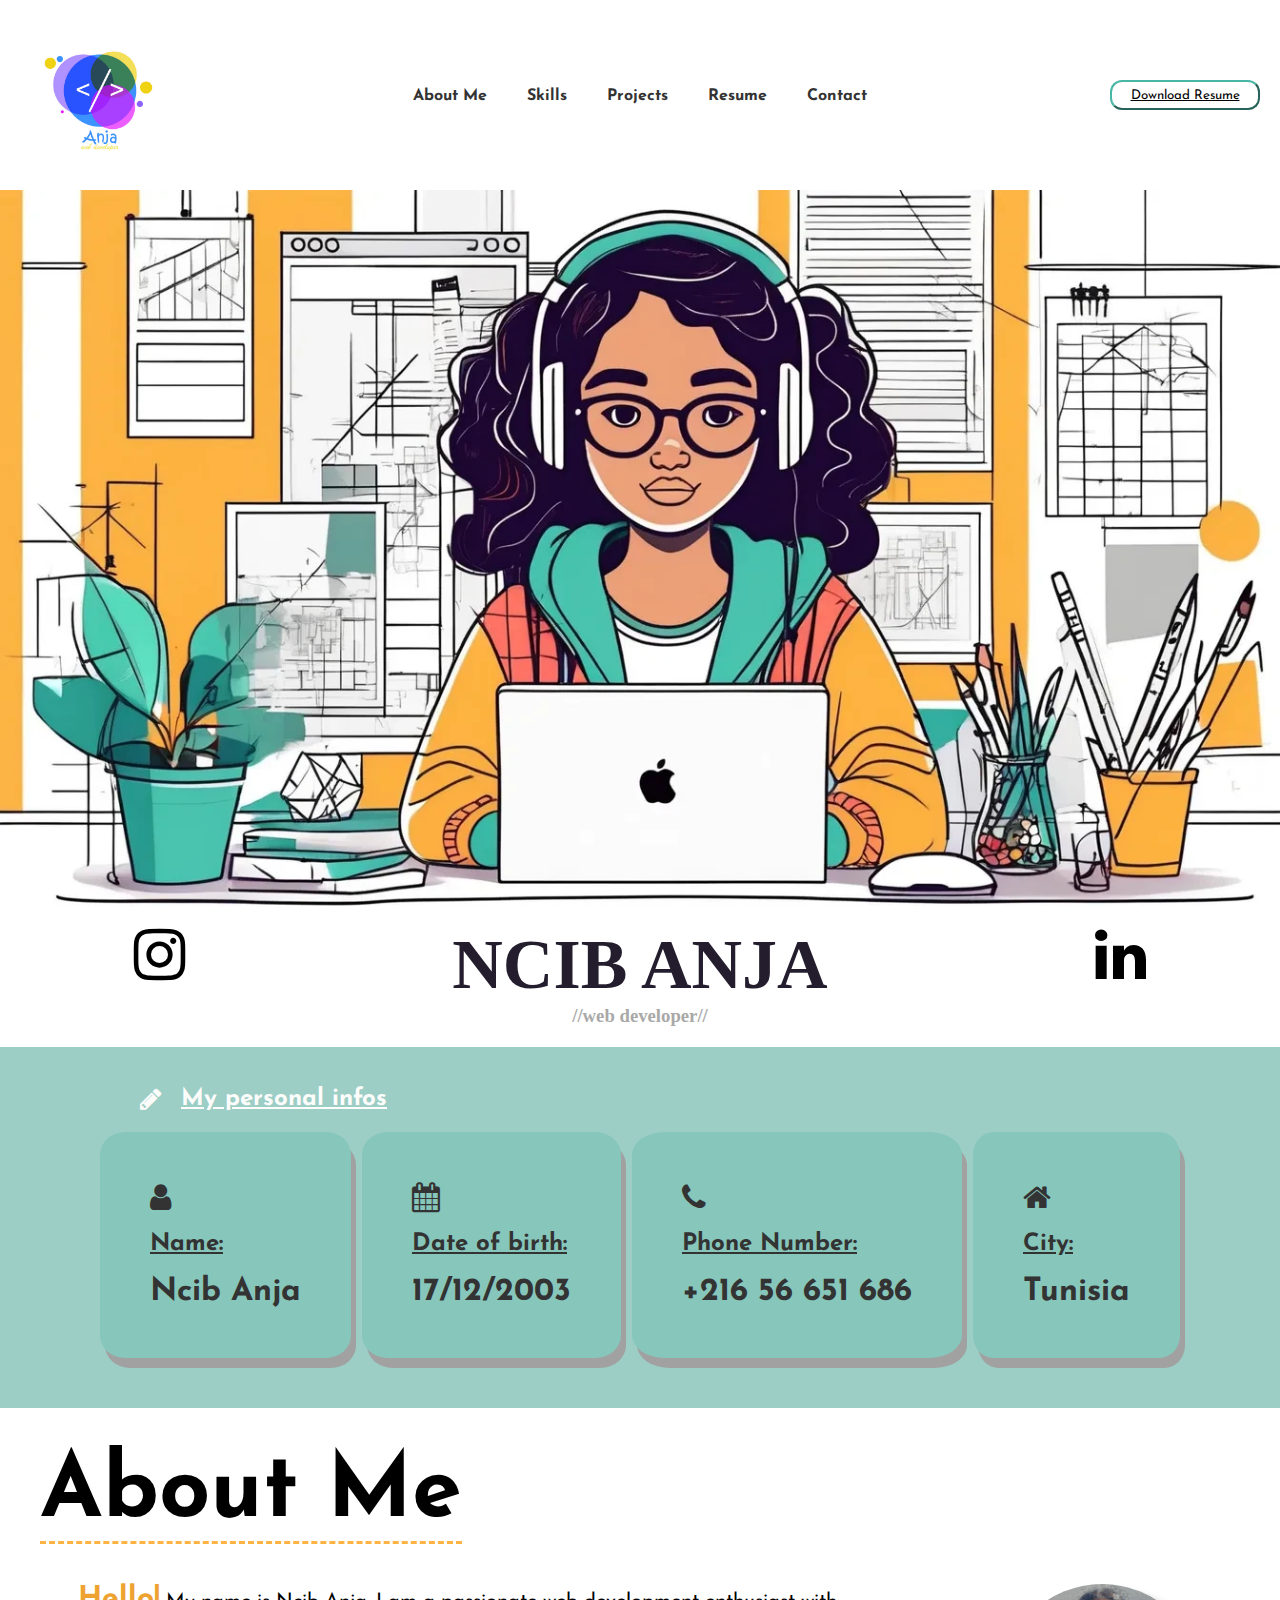
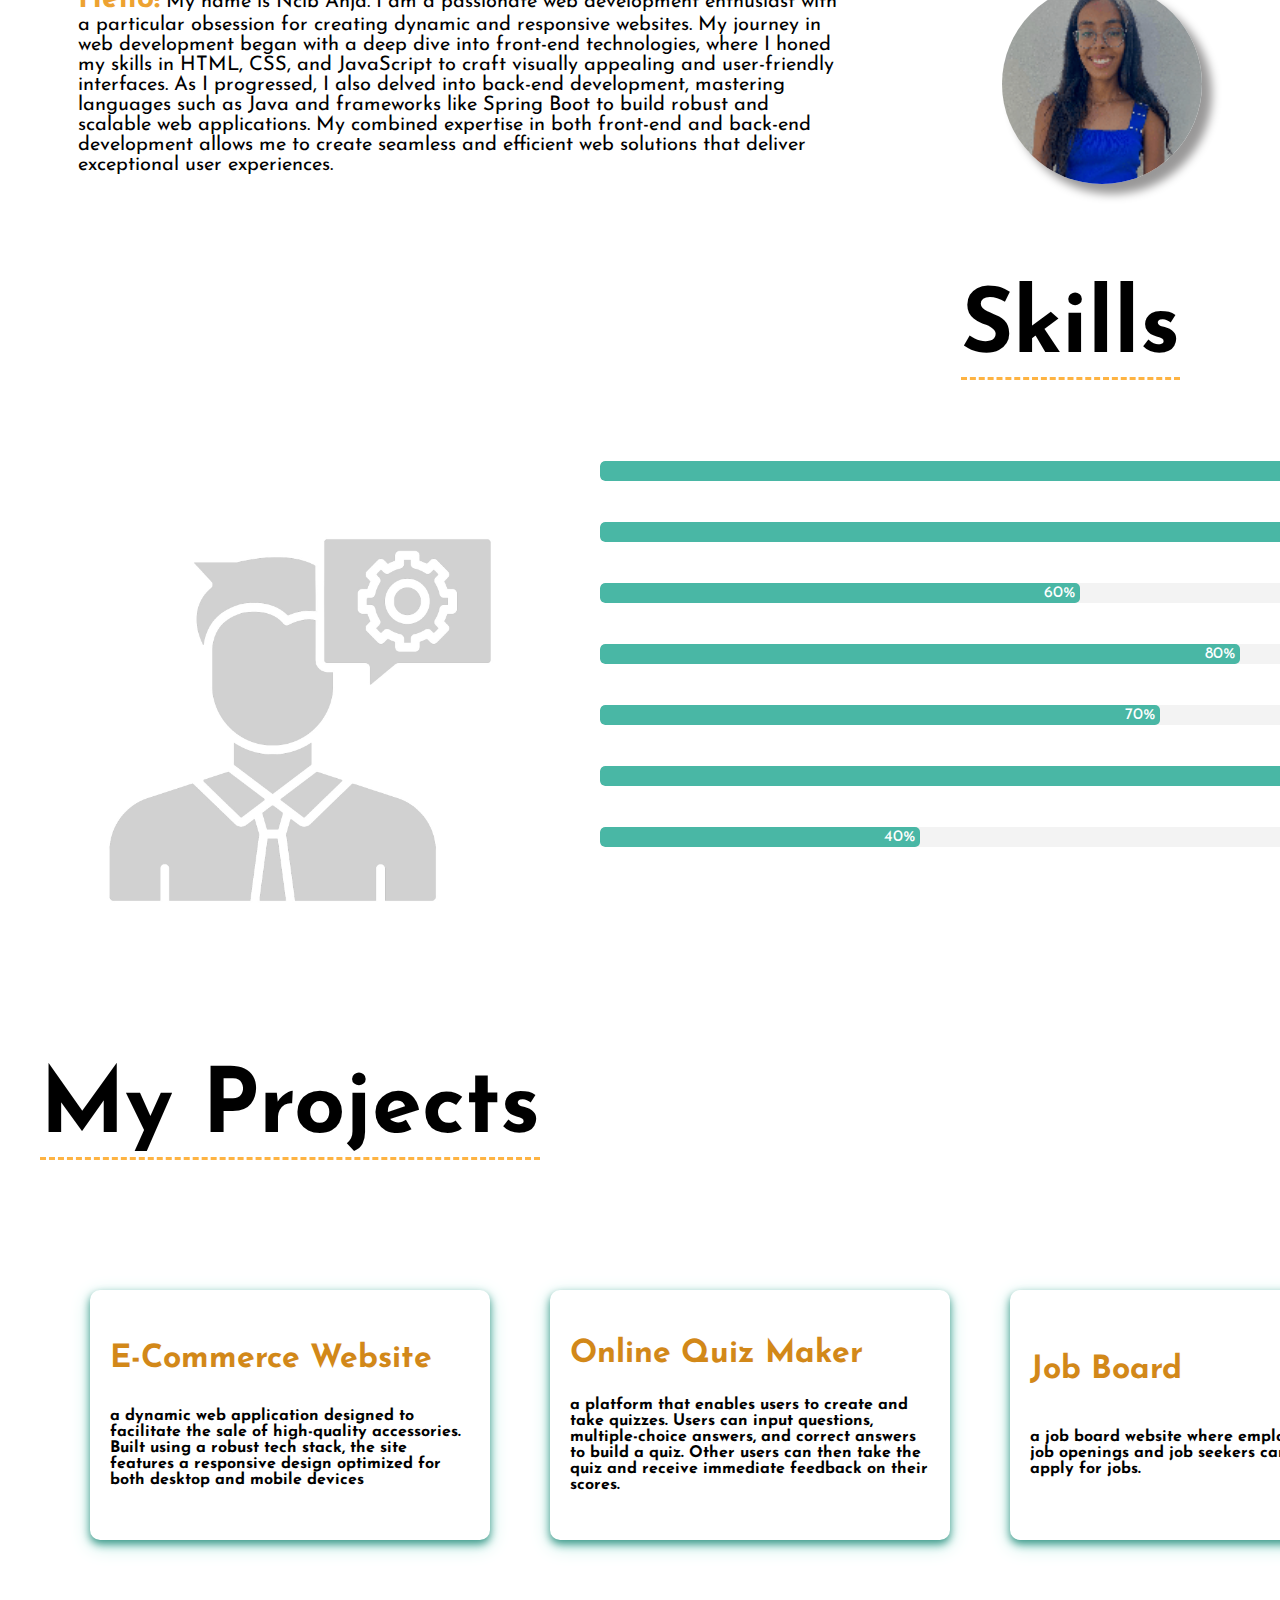
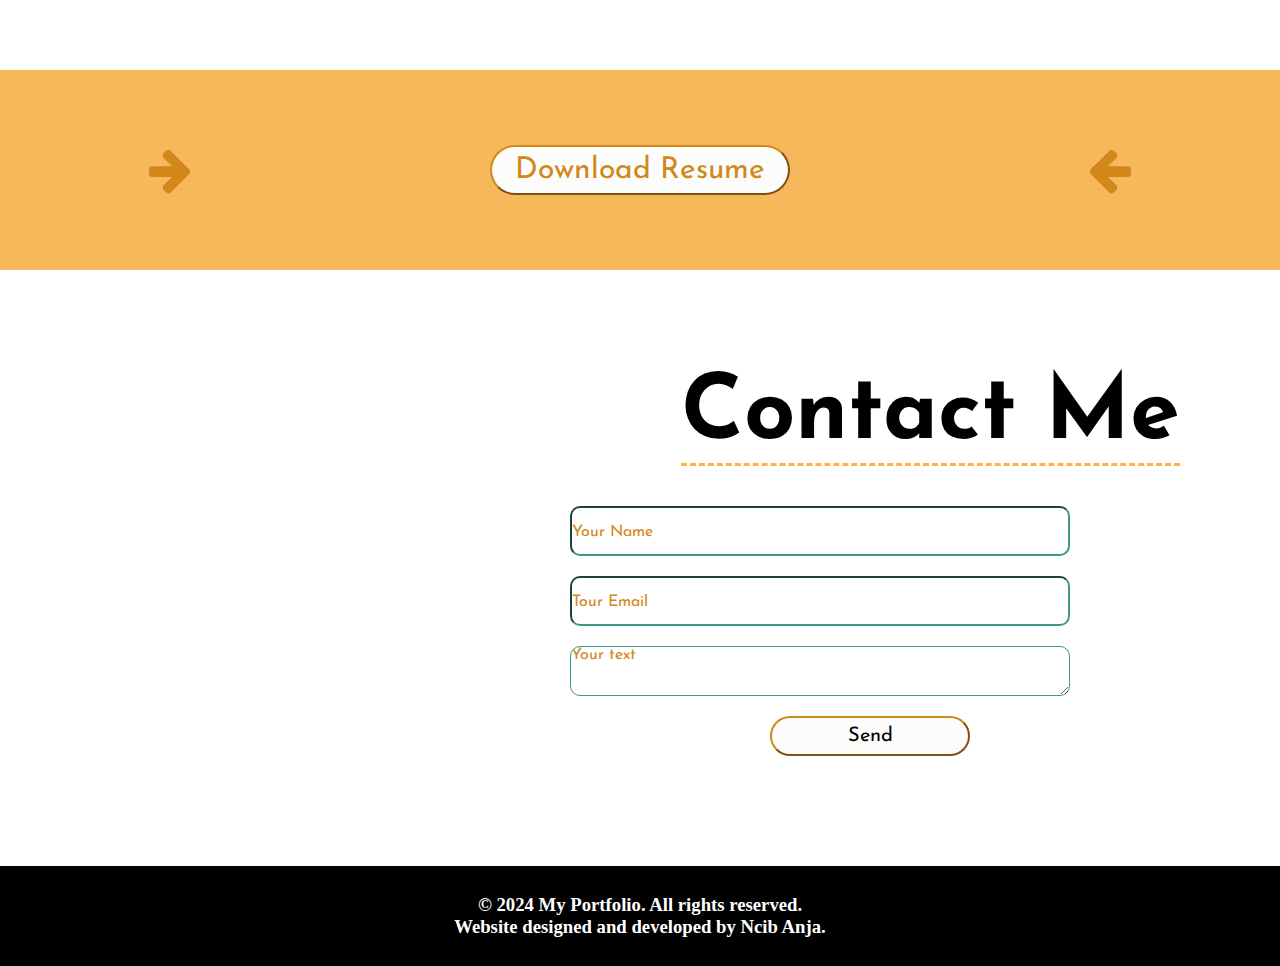
<file: task1/index.html>
<!DOCTYPE html>
<html lang="en">
<head>
    <meta charset="UTF-8">
    <meta name="viewport" content="width=device-width, initial-scale=1.0">
    <title>My Portfolio</title>

    <!---css link-->
    <link rel="stylesheet" href="style.css">
    <!---icon link-->
    <link rel="stylesheet" href="https://cdnjs.cloudflare.com/ajax/libs/font-awesome/4.7.0/css/font-awesome.min.css">
    <!--font link-->
    <link rel="preconnect" href="https://fonts.googleapis.com">
    <link rel="preconnect" href="https://fonts.gstatic.com" crossorigin>
    <link href="https://fonts.googleapis.com/css2?family=Josefin+Sans:ital,wght@0,100..700;1,100..700&family=Roboto:wght@100;300&display=swap" rel="stylesheet">

</head>
<body>
    <header class="header">
        <div class="logo">
            <a href="#" class="logo"><img src="logo.jpg" width="150px " height="150px">       </a>
        </div>
        <div class="list">
            <ul>
                <li><a href="#aboutMe">About Me</a></li>
                <li><a href="#skills">Skills</a></li>
                <li><a href="#projects">Projects</a></li>
                <li><a href="#resume">Resume</a></li>
                <li><a href="#contact">Contact</a></li>
            </ul>
        </div>
        <div >
            <section class="download-section">
                <button class="buttonCV" ><a href="AnjaNcibCV.pdf" download class="download-button" style="color: black;" >Download Resume </a></button>
            </section>
        </div>
    </header>
    <div class="myimg">
        <img src="preview.webp" width="100%">
    </div>
    <div class="myname">
        <div class="icons">
            <a href="https://www.instagram.com/anja_nc/"><i class="fa fa-instagram" style="font-size:60px;color:black" ></i></a>
            <h4>NCIB ANJA</h4>
            <a href="https://www.linkedin.com/in/anja-ncib-b14300258/"><i class="fa fa-linkedin" style="font-size:60px;color:black"></i></a>
        </div>
        <h3>//web developer//</h3> 
    </div>
    <div class="personal-info" id="aboutMe">
        <div class="title">
            <i class="fa fa-pencil" style="font-size:25px"></i>
            <h2>My personal infos</h2>
        </div>
        <div class="infos" id="info">
            <div class="name">
                <i class="fa fa-user" style="font-size:30px;color:#333"></i>
                <h2 style="color: #333;font-family: Josefin Sans, sans-serif; ">Name:</h2>
                <h1 style="color: #333;font-family: Josefin Sans, sans-serif; ">Ncib Anja</h1>
            </div>
            <div class="BirthDate">
                <i class="fa fa-calendar" style="font-size:30px;color:#333"></i>
                <h2 style="color: #333;font-family: Josefin Sans, sans-serif; ">Date of birth:</h2>
                <h1 style="color: #333;font-family: Josefin Sans, sans-serif; ">17/12/2003</h1>
            </div>
            <div class="number">
                <i class="fa fa-phone" style="font-size:30px;color:#333"></i>
                <h2 style="color: #333;font-family: Josefin Sans, sans-serif; ">Phone Number:</h2>
                <h1 style="color: #333;font-family: Josefin Sans, sans-serif; ">+216 56 651 686</h1>
            </div>
            <div class="Adress">
                <i class="fa fa-home" style="font-size:30px;color:#333"></i>
                <h2 style="color: #333;font-family: Josefin Sans, sans-serif; font-weight: bolder;">City:</h2>
                <h1 style="color: #333;font-family: Josefin Sans, sans-serif; ">Tunisia</h1>
            </div>
        </div>
    </div>
    <div class="biography">
        <h4 class="dotted-header" style="font-weight: bolder;    font-family:Josefin Sans, sans-serif;"> About Me </h4>
        <div class="Me">
            <p style="font-family: Josefin Sans, sans-serif; font-size:20px"><B style="font-weight:bold;color:#eda231;font-size:30px;font-family: Josefin Sans, sans-serif;">Hello!</B> My name is Ncib Anja. I am a passionate web development enthusiast with a particular obsession for creating dynamic and responsive websites. My journey in web development began with a deep dive into front-end technologies, where I honed my skills in HTML, CSS, and JavaScript to craft visually appealing and user-friendly interfaces. As I progressed, I also delved into back-end development, mastering languages such as Java and frameworks like Spring Boot to build robust and scalable web applications. My combined expertise in both front-end and back-end development allows me to create seamless and efficient web solutions that deliver exceptional user experiences.</p>
            <img src="CEpic.png" style="width: 200px; height: 200px; border-radius: 50%;box-shadow:10px  10px 10px #999898;">
        </div>
    </div>
    <div class="skills" id="skills">
        
        <h4 class="dotted-header" style="font-weight: bolder;font-family: Josefin Sans, sans-serif"> Skills </h4>
        <div class="icon">
            <div>
                <img src="skills-icon.jpg" width="600px" height="600px">
            </div>
            <div>
                <div class="skill">
                    <div class="skill-name" style="font-family: Josefin Sans, sans-serif">HTML</div>
                    <div class="skill-bar">
                        <div class="skill-level" style="width: 95%;font-family: Josefin Sans, sans-serif">95%</div>
                    </div>
                </div>
                <div class="skill">
                    <div class="skill-name" style="font-family: Josefin Sans, sans-serif">CSS</div>
                    <div class="skill-bar">
                        <div class="skill-level" style="width: 90%;font-family: Josefin Sans, sans-serif">90%</div>
                    </div>
                </div>
                <div class="skill">
                    <div class="skill-name" style="font-family: Josefin Sans, sans-serif">JavaScript</div>
                    <div class="skill-bar">
                        <div class="skill-level" style="width: 60%;font-family: Josefin Sans, sans-serif">60%</div>
                    </div>
                </div>
                <div class="skill">
                    <div class="skill-name" style="font-family: Josefin Sans, sans-serif">Java</div>
                    <div class="skill-bar">
                        <div class="skill-level" style="width: 80%;font-family: Josefin Sans, sans-serif">80%</div>
                    </div>
                </div>
                <div class="skill">
                    <div class="skill-name" style="font-family: Josefin Sans, sans-serif">PhP</div>
                    <div class="skill-bar">
                        <div class="skill-level" style="width: 70%;font-family: Josefin Sans, sans-serif">70%</div>
                    </div>
                </div>
                <div class="skill">
                    <div class="skill-name" style="font-family: Josefin Sans, sans-serif">Python</div>
                    <div class="skill-bar">
                        <div class="skill-level" style="width: 95%;font-family: Josefin Sans, sans-serif">95%</div>
                    </div>
                </div>
                <div class="skill">
                    <div class="skill-name" style="font-family: Josefin Sans, sans-serif">C++</div>
                    <div class="skill-bar">
                        <div class="skill-level" style="width: 40%;font-family: Josefin Sans, sans-serif">40%</div>
                    </div>
                </div>
            </div>
        </div>
    </div>
    <section id="projects">
    <h4 class="dotted-header" style="font-weight: bolder;font-family: Josefin Sans, sans-serif"> My Projects </h4>
    <div class="projects" >
        
        <div class="project">
            <div class="projectName">
                <h1>E-Commerce Website</h1>
            </div>
            <div class="description">
                <h4>a dynamic web application designed to facilitate the sale of high-quality accessories. Built using a robust tech stack, the site features a responsive design optimized for both desktop and mobile devices</h4>
            </div>
        </div>
        <div class="project">
            <div class="projectName">
                <h1>Online Quiz Maker</h1>
            </div>
            <div class="description">
               <h4>a platform that enables users to create and take quizzes. Users can input questions, multiple-choice answers, and correct answers to build a quiz. Other users can then take the quiz and receive immediate feedback on their scores.</h4>
            </div>
        </div>
        <div class="project">
            <div class="projectName">
                <h1>Job Board</h1>
            </div>
            <div class="description">
                <h4>a job board website where employers can post job openings and job seekers can search and apply for jobs.</h4>
            </div>
        </div>
        
    </div>
    </section>
    <div class="resume" id="resume">
        <i class="fa fa-arrow-right"></i>
        <button class="buttonCV2" ><a href="AnjaNcibCV.pdf" download class="download-button" style="color: #d28819;" >Download Resume </a></button>
        <i class="fa fa-arrow-left"></i>
    </div>
    <div class="contact" id="contact">
        <h4 class="dotted-header" style="font-weight: bolder;font-family: Josefin Sans, sans-serif"> Contact Me </h4>
        <div class="mail">
            <form action="https://formspree.io/f/xpwarazr" method="POST">
                <div class="input"><input class="input" type="text" id="name" name="name" required placeholder="Your Name"></div>
          
                <div class="input"><input class="input" type="email" id="email" name="email" required placeholder="Tour Email"></div>
          
                <div class="input"><textarea class="input" id="message" name="message" required placeholder="Your text"></textarea></div>
          
                <div class="button"><button type="submit">Send</button></div>
          </form>
        </div>
    </div>
    <footer class="footer">
        <h3 style="color: white;">&copy; 2024 My Portfolio. All rights reserved.</h3>
        <h3 style="color: white;">Website designed and developed by Ncib Anja.</h3>
    </footer>
</body>
</html>
</file>
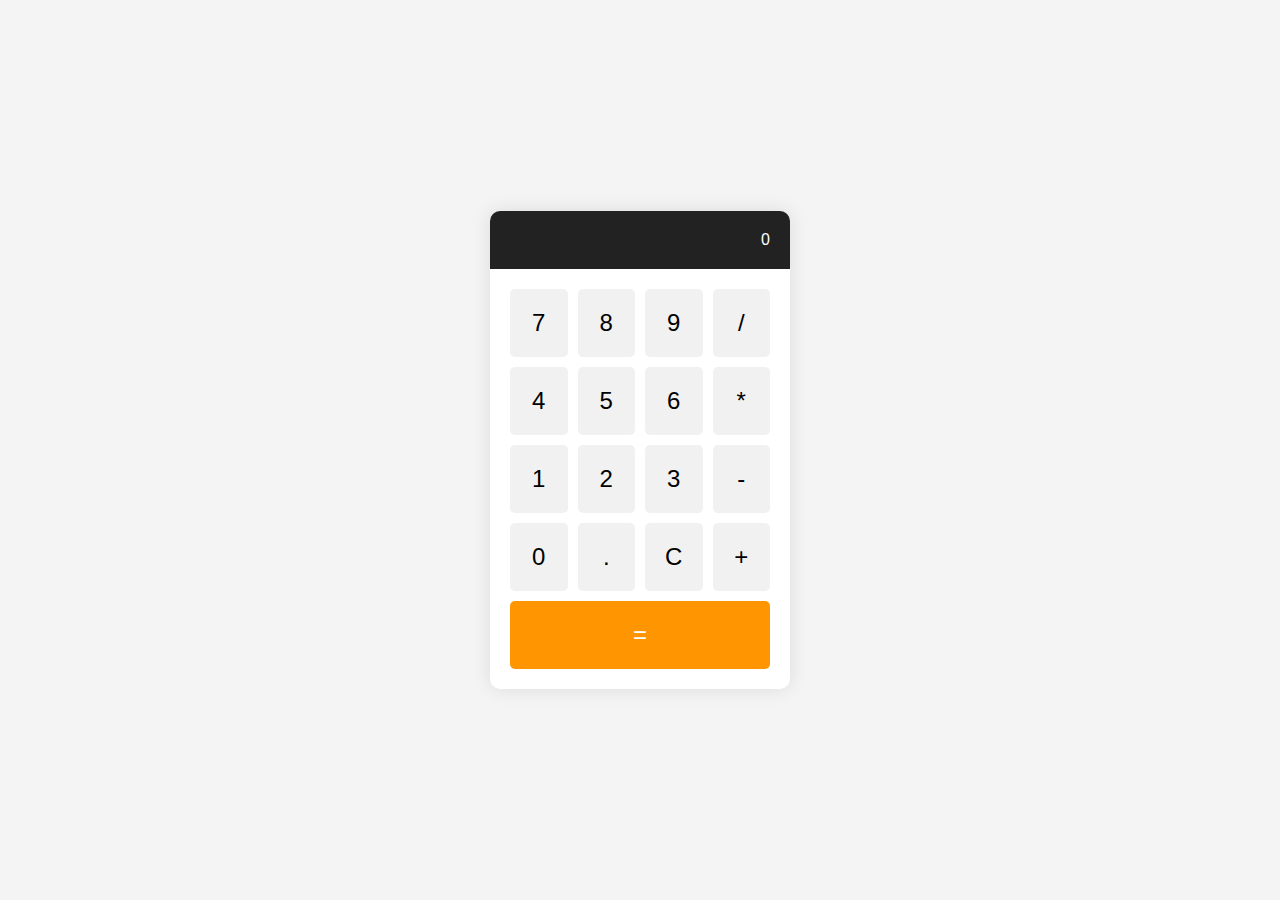
<file: task3/index.html>
<!DOCTYPE html>
<html lang="en">
<head>
    <meta charset="UTF-8">
    <meta name="viewport" content="width=device-width, initial-scale=1.0">
    <title>Calculator</title>
    <link rel="stylesheet" href="styles.css">
</head>
<body>
    <div class="calculator">
        <div class="display" id="display">0</div>
        <div class="buttons">
            <button class="btn" data-value="7">7</button>
            <button class="btn" data-value="8">8</button>
            <button class="btn" data-value="9">9</button>
            <button class="btn" data-value="/">/</button>

            <button class="btn" data-value="4">4</button>
            <button class="btn" data-value="5">5</button>
            <button class="btn" data-value="6">6</button>
            <button class="btn" data-value="*">*</button>

            <button class="btn" data-value="1">1</button>
            <button class="btn" data-value="2">2</button>
            <button class="btn" data-value="3">3</button>
            <button class="btn" data-value="-">-</button>

            <button class="btn" data-value="0">0</button>
            <button class="btn" data-value=".">.</button>
            <button class="btn" data-value="C">C</button>
            <button class="btn" data-value="+">+</button>

            <button class="btn equal" data-value="=">=</button>
        </div>
    </div>
    <script src="script.js"></script>
</body>
</html>
</file>
<file: task1/style.css>
*{
    margin:0;
    padding:0;
    box-sizing: border-box;
    list-style: none;
    text-decoration: none;
}

.header {
    display: flex;
    justify-content: space-between;
    align-items: center;
    padding: 20px;
    background-color:transparent;
    flex-wrap: wrap;
}

.logo img {
    display: block;
}

.list ul {
    list-style-type: none;
    margin: 0;
    padding: 0;
    display: inline-flex;
    flex-wrap: wrap;
}

.list li {
    margin: 0 20px; 
}

.list a {
    text-decoration: none;
    color: #333;
    font-family: "Josefin Sans", sans-serif;
    font-weight: bold;
}

.list a:hover {
    color: #49b7a5;
}
.buttonCV{
    font-family: "Josefin Sans", sans-serif;
    text-decoration: underline;
    transition-duration: 0.4s;
    width: 150px;
    height: 30px;
    border-radius: 12px;
    border-color: #49b7a5;
    background-color: transparent;
    
}
.buttonCV:hover {
    background-color: #49b7a5; 
}

.myname h4{
    color:#231d2d ;
    font-size: 70px;
    text-align: center;
}
.myname h3{
    color:#a9a9a8 ;
    text-align: center;
}
.icons{
    display: flex;
    justify-content: space-around;
}
.personal-info{
    padding: 20px 100px 50px 100px;
    background-color: #9ccec6;
    margin-top: 20px;
}
.title{
    display: inline-flex;
    margin: 20px;
}
.title i{
    margin: 0 20px;
    color: #fcfcfb;
}
.title h2{
    font-family: "Josefin Sans", sans-serif;
    color: #fcfcfb;
    text-decoration: underline;
}
.infos{
    display: flex;
    justify-content: space-between;
}
.name{
    border-radius:10%;
    background-color: #87c6bb;
    padding: 50px;
    display: inline-block;
    justify-content:space-between  ;
    box-shadow: 5px 10px #a2a1a1;
}
.name i{
    margin-bottom: 20px;
}
.name h2{
    text-decoration: underline;
    margin-bottom: 20px;
}
.BirthDate{
    border-radius:10%;
    background-color: #87c6bb;
    padding: 50px;
    display: inline-block;
    justify-content:space-between  ;
    box-shadow: 5px 10px #a2a1a1;
}
.BirthDate i{
    margin-bottom: 20px;
}
.BirthDate h2{
    text-decoration: underline;
    margin-bottom: 20px;
}
.number{
    border-radius:10%;
    background-color: #87c6bb;
    padding: 50px;
    display: inline-block;
    justify-content:space-between  ;
    box-shadow: 5px 10px #a2a1a1;
}
.number i{
    margin-bottom: 20px;
}
.number h2{
    text-decoration: underline;
    margin-bottom: 20px;
}
.Adress{
    border-radius:10%;
    background-color: #87c6bb;
    padding: 50px;
    display: inline-block;
    justify-content:space-between  ;
    box-shadow: 5px 10px #a2a1a1;
}
.Adress i{
    margin-bottom: 20px;
}
.Adress h2{
    text-decoration: underline;
    margin-bottom: 20px;
}

.dotted-header {
    font-size: 90px;
    display: inline-block;
    position: relative;
    padding-bottom: 5px;
    margin: 40px;
}

.dotted-header:after {
    content: '';
    position: absolute;
    left: 0;
    bottom: 0;
    width: 100%;
    border-bottom: #feb342 dashed;
}

.biography p{
    width: 60%;
}
.Me{
    display: flex;
    justify-content: space-around;
}
.skills {
    text-align: end;
    margin-top: 60px;
    margin-right: 60px;
}
.icon{
    display: flex;
    justify-content: space-between;
}
.skills h4{
    text-align: end;
}

.skill {
    margin: 20px 0;
}

.skill-name {
    font-weight: bold;
}

.skill-bar {
    background-color: #f3f3f3;
    border-radius: 5px;
    overflow: hidden;
    height: 20px;
    width: 800px;
    margin: 5px 0;
}

.skill-level {
    height: 100%;
    border-radius: 5px;
    background-color: #49b7a5;
    padding-right: 5px;
    box-sizing: border-box;
    color: white;
    line-height: 20px; 
}

.projects{
    
    
    display: inline-flex;
    justify-content: space-evenly;
    margin: 60px;
}
.project{
    font-family: Josefin Sans, sans-serif;
    width: 400px;
    height: 250px;
    display: flex;
    flex-direction: column;
    justify-content: space-evenly;
    border-color: #a9a9a8;
    border: 1 solid;
    border-radius: 10px;
    margin: 30px;
    padding: 20px;
    box-shadow: 0 4px 8px 0 #3c9889, 0 6px 20px 0 #c0ede5;
}
.projectName{
    color: #d28819;
}
.resume{
    margin-top: 40px;
    background-color: #f7b85b;
    height: 200px;
    display: flex;
    justify-content: space-around;
    align-items: center;
}
.resume i{
    font-size: 50px;
    color: #d28819;
}
.resume button{
    width: 300px;
    height: 50px;
    font-family:Josefin Sans, sans-serif;
    font-size: 30px;
    border-radius: 100px;
    border-color: #d28819;
    background-color: #fcfcfb;
}
.resume button:hover{
    background-color: #ecdcc2;
}
.contact{
    text-align: end;
    margin: 60px;
}
.footer{
    display: flex;
    flex-direction: column;
    justify-content: center;
    text-align: center;
    background-color: black;
    height: 100px;
}
.mail{
    height: 300px;
    display: flex;
    flex-direction: column;
    align-items: end;
}

.input{
    margin-right: 150px;
    margin-bottom: 20px;
    width: 500px;
    height:50px;
    border-radius: 10px;
    border: 1 solid;
    border-color: #3c9889;
}
.input ::placeholder{
    font-family:"Josefin Sans", sans-serif;
    font-size: larger;
    text-align: start;
    color: #d28819;
}
.mail button{
    width: 200px;
    height: 40px;
    font-family:Josefin Sans, sans-serif;
    font-size: 20px;
    border-radius: 100px;
    border-color: #d28819;
    background-color: #fcfcfb;
    margin-right: 250px;
}
.mail button:hover{
    background-color: #ecdcc2;
}



@media (max-width: 768px) {
    .header {
        justify-content: center;
    }

    .nav ul {
        flex-direction: column; /* Stack items vertically on small screens */
        align-items: center;
    }

    .nav li {
        margin: 5px 0;
    }
}

@media (max-width: 480px) {
    .header {
        flex-direction: column; /* Stack logo and nav vertically */
        align-items: center;
    }

    .nav ul {
        flex-direction: column; /* Stack items vertically on small screens */
        align-items: center;
    }

    .nav li {
        margin: 5px 0;
    }
}
</file>
<file: task3/styles.css>
body {
    font-family: Arial, sans-serif;
    display: flex;
    justify-content: center;
    align-items: center;
    height: 100vh;
    margin: 0;
    background-color: #f4f4f4;
}

.calculator {
    width: 300px;
    border-radius: 10px;
    box-shadow: 0px 0px 20px rgba(0, 0, 0, 0.1);
    background-color: #fff;
}

.display {
    background-color: #222;
    color: #fff;
    padding: 20px;
    text-align: right;
    border-top-left-radius: 10px;
    border-top-right-radius: 10px;
    box-sizing: border-box;
}

.buttons {
    display: grid;
    grid-template-columns: repeat(4, 1fr);
    gap: 10px;
    padding: 20px;
}

.btn {
    background-color: #f1f1f1;
    border: none;
    font-size: 1.5em;
    padding: 20px;
    cursor: pointer;
    border-radius: 5px;
    transition: background-color 0.3s ease;
}

.btn:hover {
    background-color: #ddd;
}

.equal {
    grid-column: span 4;
    background-color: #ff9500;
    color: #fff;
}

.equal:hover {
    background-color: #e68a00;
}
</file>
